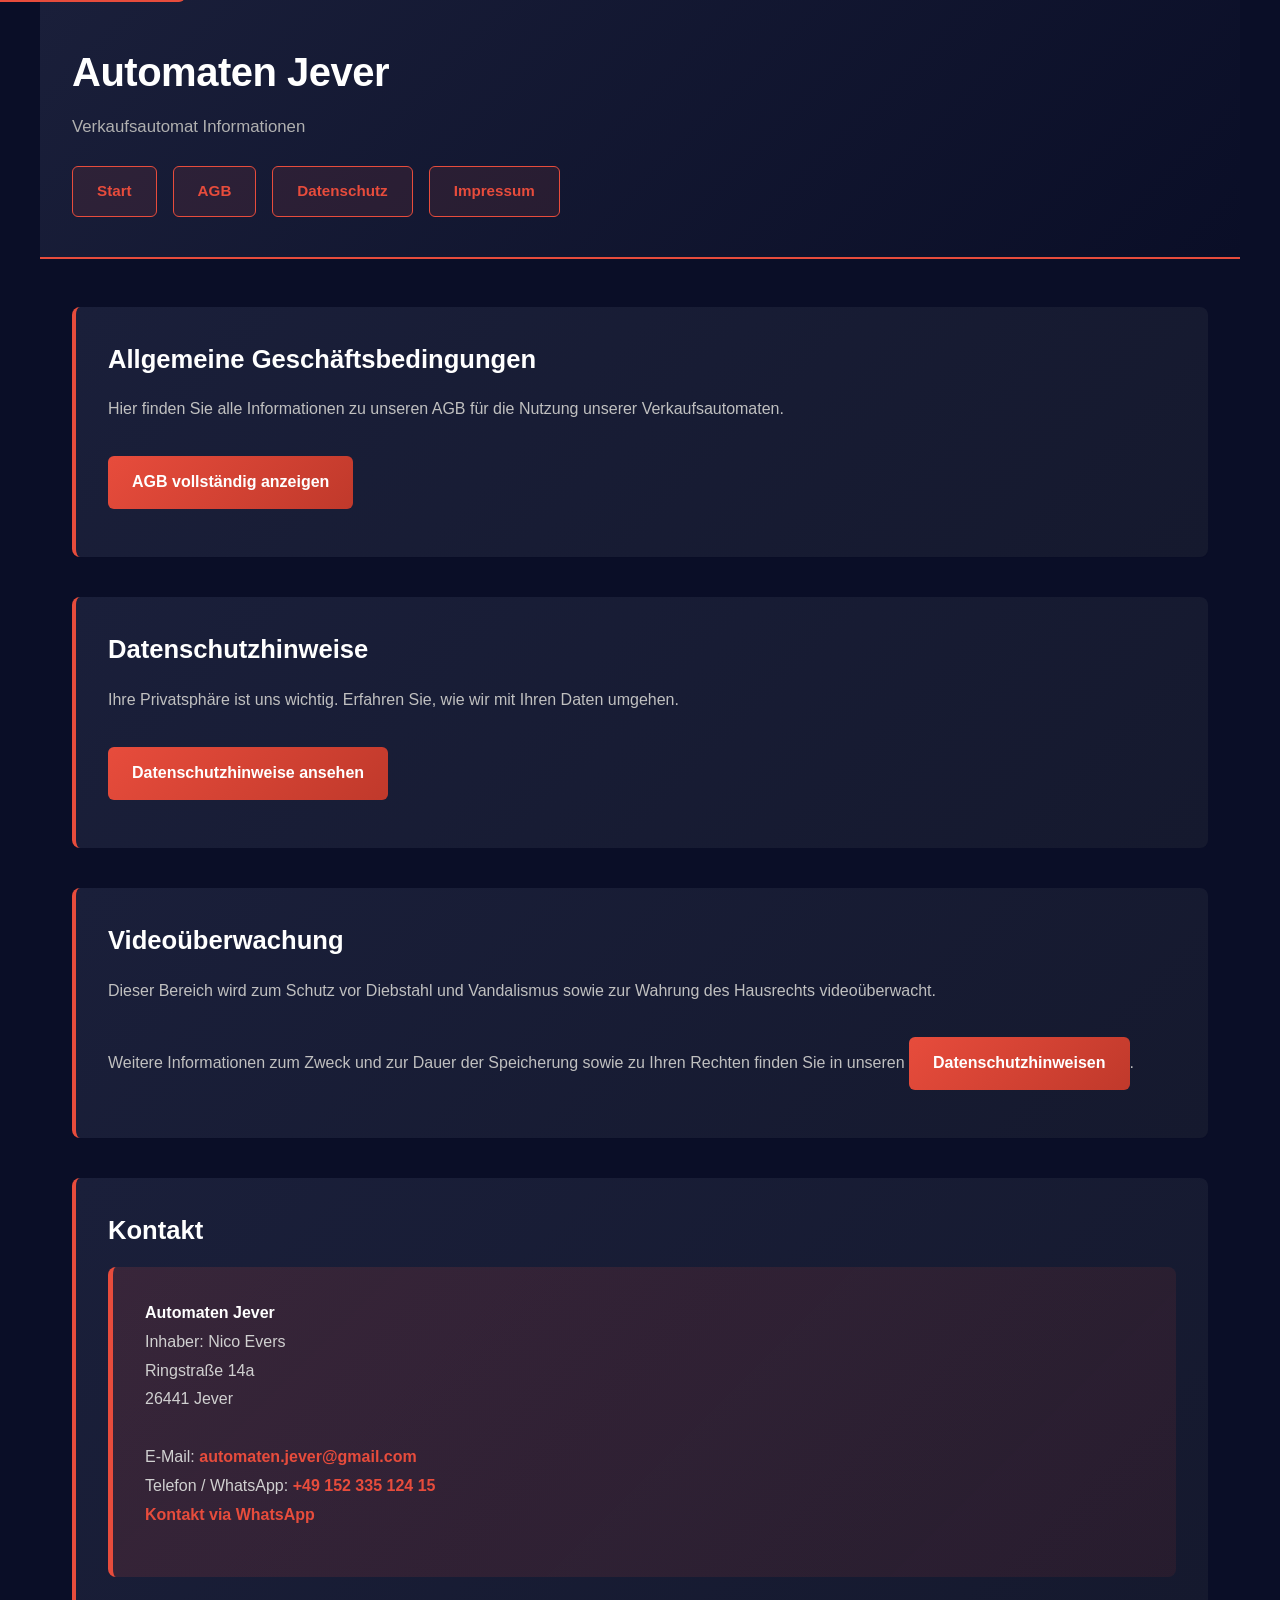
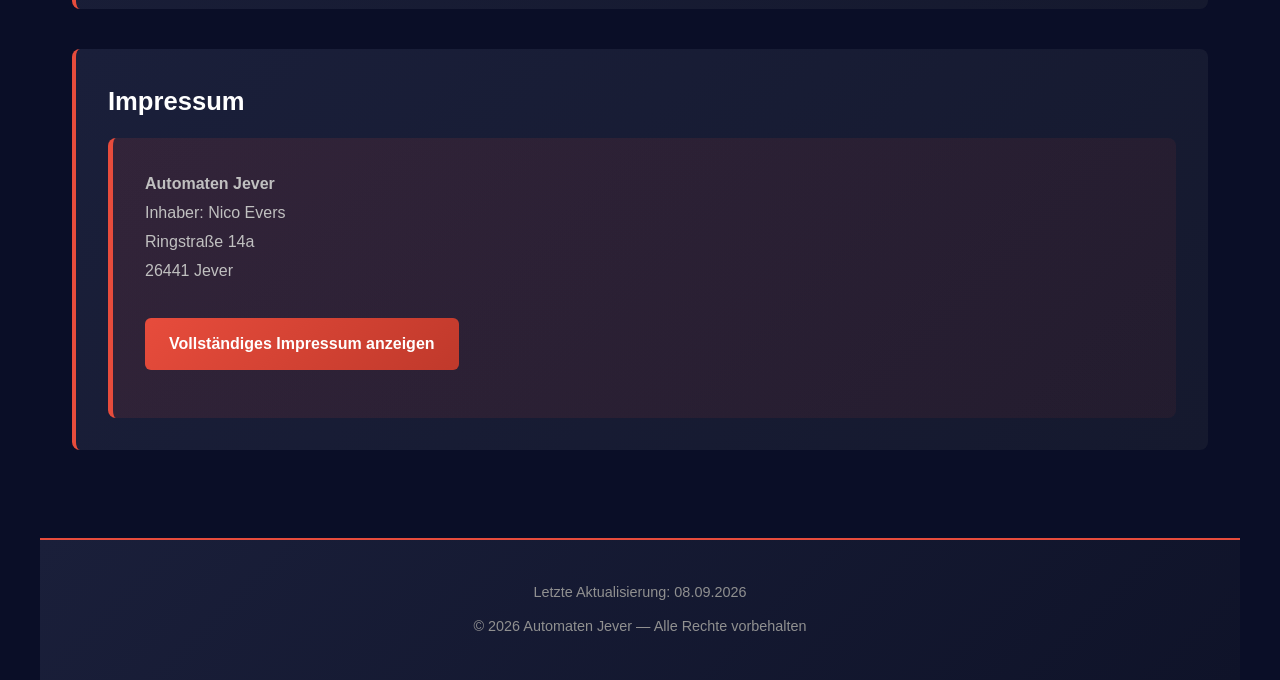
<file: index.html>
<!doctype html>
<html lang="de">
<head>
  <meta charset="utf-8" />
  <meta name="viewport" content="width=device-width,initial-scale=1" />
  <meta name="description" content="Informationen zu Verkaufsautomaten von Automaten Jever — AGB, Datenschutzhinweise, Videoüberwachung und Impressum." />
  <title>Automaten Jever — Verkaufsautomat Informationen</title>

  <!-- Preconnect to DNS for faster external requests -->
  <link rel="preconnect" href="https://fonts.googleapis.com">
  <link rel="dns-prefetch" href="https://wa.me">

  <!-- Favicon - SVG for better performance -->
  <link rel="icon" href="/favicon.svg" type="image/svg+xml">
  <link rel="apple-touch-icon" href="/favicon.svg">

  <!-- Compression hint for better performance -->
  <meta http-equiv="Content-Encoding" content="gzip">

  <!-- Open Graph / Twitter with optimized image -->
  <meta property="og:title" content="Automaten Jever — Verkaufsautomat Informationen" />
  <meta property="og:description" content="Hinweise zu AGB, Datenschutz, Videoüberwachung und Impressum von Automaten Jever." />
  <meta property="og:type" content="website" />
  <meta property="og:url" content="https://automatenjever.github.io/automat-info/" />
  <meta property="og:image" content="https://automatenjever.github.io/automat-info/og-image.png" />
  <meta property="og:image:width" content="1200" />
  <meta property="og:image:height" content="630" />

  <meta name="twitter:card" content="summary_large_image" />
  <meta name="twitter:title" content="Automaten Jever — Verkaufsautomat Informationen" />
  <meta name="twitter:description" content="Hinweise zu AGB, Datenschutz, Videoüberwachung und Impressum von Automaten Jever." />
  <meta name="twitter:image" content="https://automatenjever.github.io/automat-info/og-image.png" />

  <meta name="theme-color" content="#e74c3c" />

  <style>
    * {
      margin: 0;
      padding: 0;
      box-sizing: border-box;
    }

    body {
      font-family: -apple-system, BlinkMacSystemFont, 'Segoe UI', Roboto, 'Helvetica Neue', Arial, sans-serif;
      font-size: 16px;
      line-height: 1.6;
      color: #e0e0e0;
      background: #0a0e27;
      min-height: 100vh;
      padding: 0;
    }

    .container {
      max-width: 1200px;
      margin: 0 auto;
      min-height: 100vh;
      display: flex;
      flex-direction: column;
    }

    header {
      background: linear-gradient(135deg, #1a1f3a 0%, #0a0e27 100%);
      padding: 2.5rem 2rem;
      border-bottom: 2px solid #e74c3c;
      position: relative;
    }

    header h1 {
      font-size: 2.5rem;
      font-weight: 700;
      color: #ffffff;
      margin-bottom: 0.5rem;
      letter-spacing: -0.5px;
    }

    header .meta {
      font-size: 1.05rem;
      color: #b0b0b0;
      margin-bottom: 1.5rem;
    }

    nav {
      display: flex;
      gap: 1rem;
      flex-wrap: wrap;
    }

    nav a {
      padding: 0.75rem 1.5rem;
      background: rgba(231, 76, 60, 0.1);
      color: #e74c3c;
      border: 1px solid #e74c3c;
      border-radius: 6px;
      text-decoration: none;
      font-weight: 600;
      transition: all 0.3s ease;
      font-size: 0.95rem;
    }

    nav a:hover {
      background: #e74c3c;
      color: #ffffff;
      transform: translateY(-2px);
      box-shadow: 0 5px 15px rgba(231, 76, 60, 0.3);
    }

    main {
      flex: 1;
      padding: 3rem 2rem;
    }

    section {
      margin-bottom: 2.5rem;
      padding: 2rem;
      background: linear-gradient(135deg, #1a1f3a 0%, #15192e 100%);
      border-radius: 8px;
      border-left: 4px solid #e74c3c;
      transition: all 0.3s ease;
      backdrop-filter: blur(10px);
    }

    section:hover {
      box-shadow: 0 10px 30px rgba(231, 76, 60, 0.15);
      transform: translateX(4px);
    }

    h2 {
      font-size: 1.6rem;
      color: #ffffff;
      margin-bottom: 1rem;
      font-weight: 700;
    }

    p {
      margin-bottom: 1rem;
      color: #c0c0c0;
      line-height: 1.8;
    }

    a {
      color: #e74c3c;
      text-decoration: none;
      font-weight: 600;
      transition: all 0.3s ease;
    }

    a:hover {
      color: #ff6b6b;
      text-decoration: underline;
    }

    section p a {
      display: inline-block;
      padding: 0.75rem 1.5rem;
      background: linear-gradient(135deg, #e74c3c 0%, #c0392b 100%);
      color: #ffffff;
      border-radius: 6px;
      margin-top: 1rem;
      text-decoration: none;
      font-weight: 600;
      transition: all 0.3s ease;
    }

    section p a:hover {
      background: linear-gradient(135deg, #ff6b6b 0%, #e74c3c 100%);
      transform: translateY(-2px);
      box-shadow: 0 5px 15px rgba(231, 76, 60, 0.4);
      text-decoration: none;
    }

    .contact {
      background: linear-gradient(135deg, rgba(231, 76, 60, 0.15) 0%, rgba(192, 57, 43, 0.1) 100%);
      padding: 2rem;
      border-radius: 8px;
      border-left: 5px solid #e74c3c;
      margin-top: 1rem;
    }

    address {
      font-style: normal;
      line-height: 1.8;
      margin-bottom: 1rem;
      color: #d0d0d0;
    }

    address strong {
      color: #ffffff;
      font-weight: 700;
    }

    .impressum {
      background: linear-gradient(135deg, rgba(231, 76, 60, 0.12) 0%, rgba(192, 57, 43, 0.08) 100%);
      padding: 2rem;
      border-radius: 8px;
      border-left: 5px solid #e74c3c;
      margin-top: 1rem;
    }

    footer {
      background: linear-gradient(135deg, #1a1f3a 0%, #0f1329 100%);
      padding: 2rem;
      border-top: 2px solid #e74c3c;
      text-align: center;
      color: #909090;
      font-size: 0.9rem;
    }

    footer p {
      margin: 0.5rem 0;
      color: #909090;
    }

    .skip-link {
      position: absolute;
      top: -40px;
      left: 0;
      background: #e74c3c;
      color: white;
      padding: 0.5rem 1rem;
      z-index: 100;
      border-radius: 0 0 6px 0;
      font-weight: 600;
    }

    .skip-link:focus {
      top: 0;
    }

    .meta {
      font-size: 0.9rem;
      color: #808080;
    }

    @media (max-width: 768px) {
      header h1 {
        font-size: 1.8rem;
      }

      h2 {
        font-size: 1.3rem;
      }

      nav {
        flex-direction: column;
        gap: 0.75rem;
      }

      nav a {
        width: 100%;
        text-align: center;
      }

      main {
        padding: 1.5rem 1rem;
      }

      section {
        padding: 1.5rem;
        margin-bottom: 1.5rem;
      }
    }

    @keyframes slideUp {
      from {
        opacity: 0;
        transform: translateY(20px);
      }
      to {
        opacity: 1;
        transform: translateY(0);
      }
    }

    section {
      animation: slideUp 0.6s ease-out forwards;
    }

    section:nth-child(2) {
      animation-delay: 0.1s;
    }

    section:nth-child(3) {
      animation-delay: 0.2s;
    }

    section:nth-child(4) {
      animation-delay: 0.3s;
    }

    section:nth-child(5) {
      animation-delay: 0.4s;
    }
  </style>
</head>
<body>
  <a class="skip-link" href="#main">Zum Inhalt springen</a>

  <div class="container">
    <header role="banner">
      <h1>Automaten Jever</h1>
      <p class="meta">Verkaufsautomat Informationen</p>

      <nav aria-label="Hauptnavigation">
        <a href="index.html">Start</a>
        <a href="agb.html">AGB</a>
        <a href="datenschutz.html">Datenschutz</a>
        <a href="impressum.html">Impressum</a>
      </nav>
    </header>

    <main id="main" role="main" aria-label="Seiteninhalt">
      <section aria-labelledby="agbs">
        <h2 id="agbs">Allgemeine Geschäftsbedingungen</h2>
        <p>Hier finden Sie alle Informationen zu unseren AGB für die Nutzung unserer Verkaufsautomaten.</p>
        <p><a href="agb.html">AGB vollständig anzeigen</a></p>
      </section>

      <section aria-labelledby="datenschutz">
        <h2 id="datenschutz">Datenschutzhinweise</h2>
        <p>Ihre Privatsphäre ist uns wichtig. Erfahren Sie, wie wir mit Ihren Daten umgehen.</p>
        <p><a href="datenschutz.html">Datenschutzhinweise ansehen</a></p>
      </section>

      <section aria-labelledby="video">
        <h2 id="video">Videoüberwachung</h2>
        <p>
          Dieser Bereich wird zum Schutz vor Diebstahl und Vandalismus sowie zur Wahrung des Hausrechts videoüberwacht.
        </p>
        <p>
          Weitere Informationen zum Zweck und zur Dauer der Speicherung sowie zu Ihren Rechten finden Sie in unseren
          <a href="datenschutz.html">Datenschutzhinweisen</a>.
        </p>
      </section>

      <section aria-labelledby="verantwortlicher">
        <h2 id="verantwortlicher">Kontakt</h2>
        <div class="contact">
          <address>
            <strong>Automaten Jever</strong><br>
            Inhaber: Nico Evers<br>
            Ringstraße 14a<br>
            26441 Jever<br><br>
            E-Mail: <a href="mailto:automaten.jever@gmail.com">automaten.jever@gmail.com</a><br>
            Telefon / WhatsApp: <a href="tel:+4915233512415">+49 152 335 124 15</a><br>
            <a href="https://wa.me/4915233512415" rel="noopener" target="_blank">Kontakt via WhatsApp</a>
          </address>
        </div>
      </section>

      <section aria-labelledby="impressum">
        <h2 id="impressum">Impressum</h2>
        <div class="impressum">
          <p>
            <strong>Automaten Jever</strong><br>
            Inhaber: Nico Evers<br>
            Ringstraße 14a<br>
            26441 Jever
          </p>
          <p><a href="impressum.html">Vollständiges Impressum anzeigen</a></p>
        </div>
      </section>
    </main>

    <footer role="contentinfo">
      <p>Letzte Aktualisierung: 08.09.2026</p>
      <p>&copy; 2026 Automaten Jever — Alle Rechte vorbehalten</p>
    </footer>
  </div>
</body>
</html>
</file>
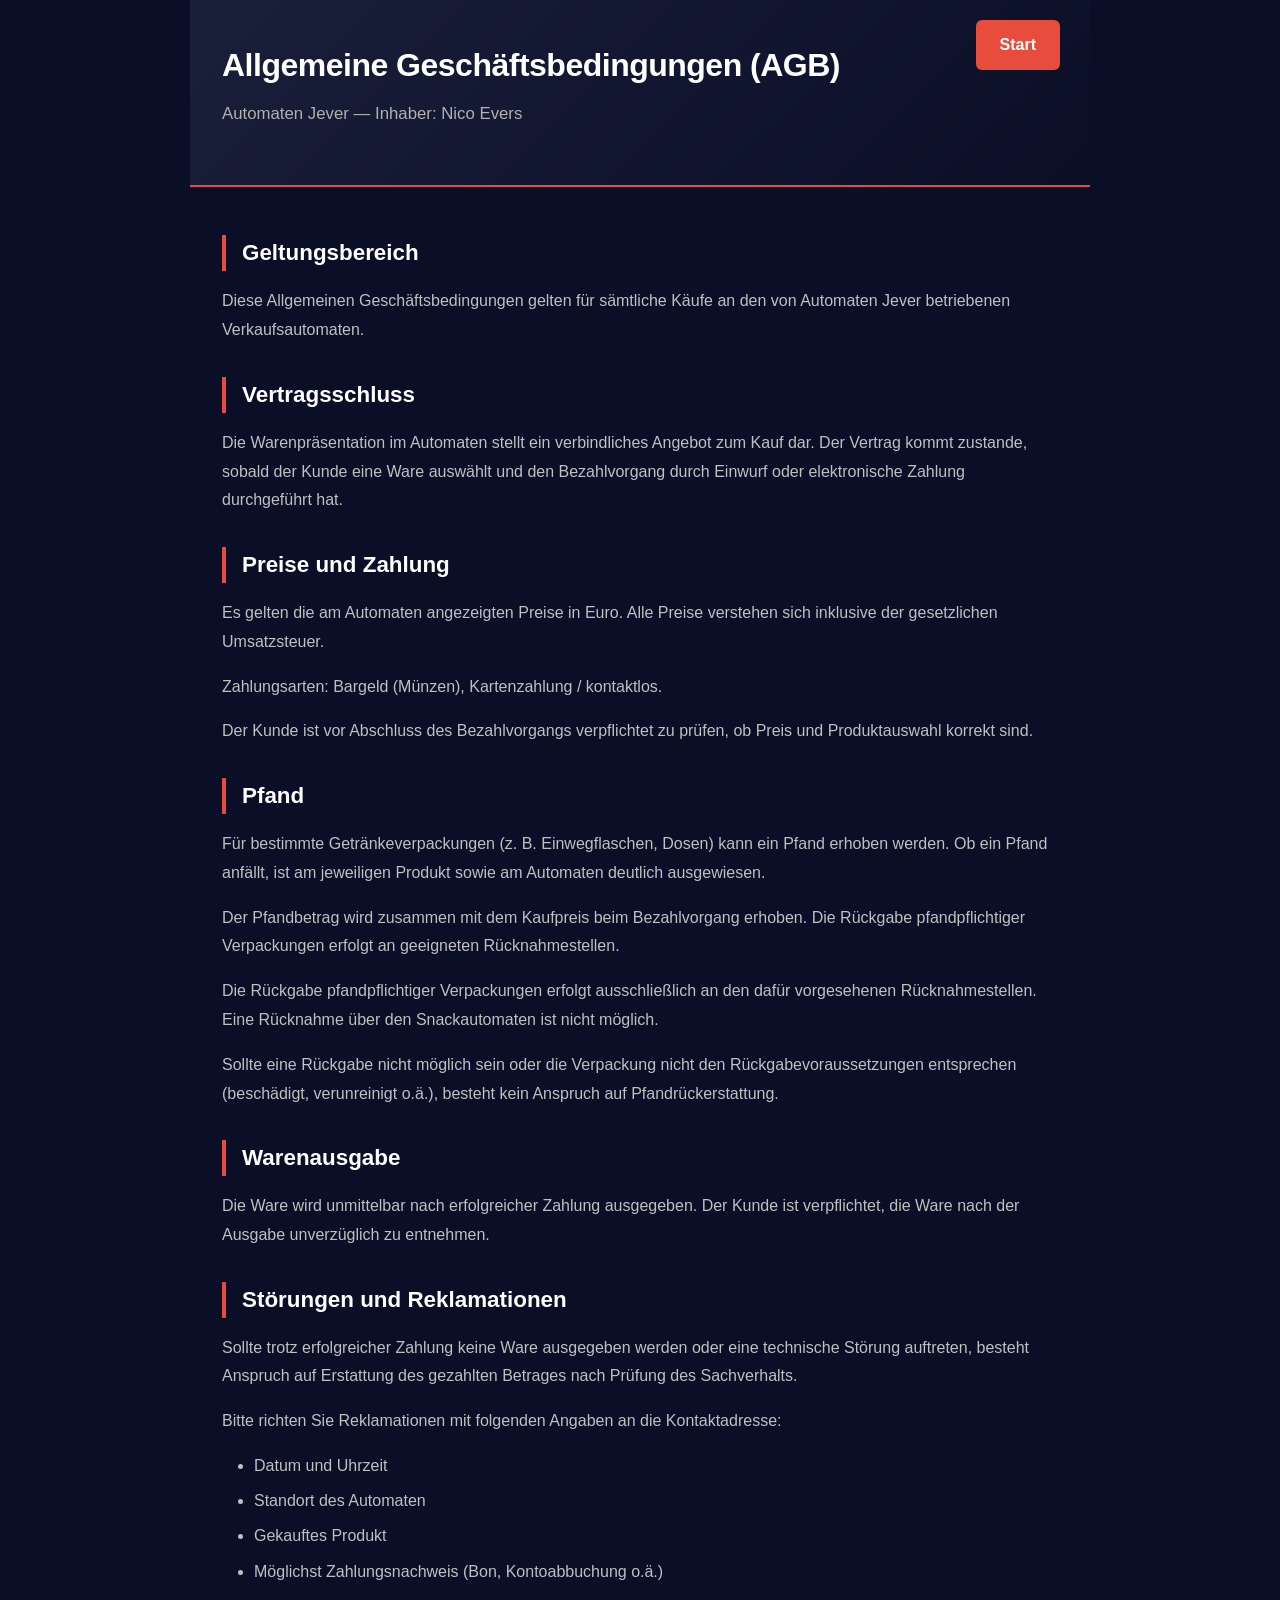
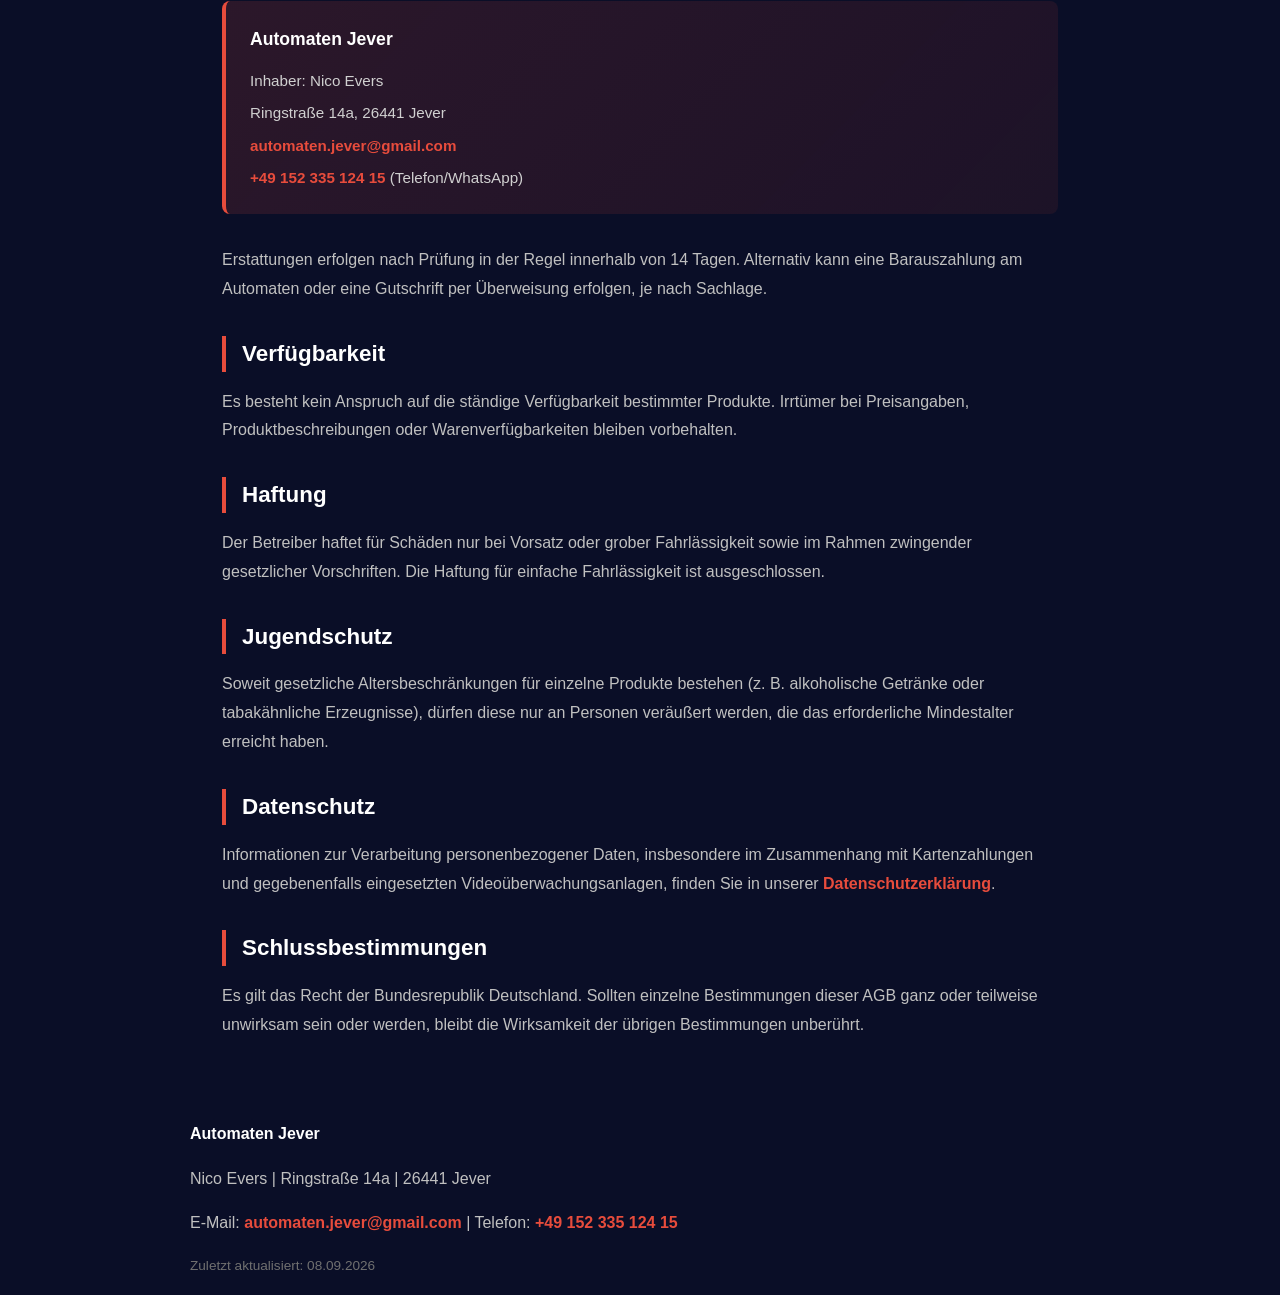
<file: agb.html>
<!doctype html>
<html lang="de">
<head>
  <meta charset="utf-8">
  <meta name="viewport" content="width=device-width,initial-scale=1">
  <title>Allgemeine Geschäftsbedingungen (AGB) — Automaten Jever</title>
  <meta name="description" content="AGB für die Snackautomaten der Automaten Jever (Inhaber: Nico Evers).">
  <style>
    * {
      margin: 0;
      padding: 0;
      box-sizing: border-box;
    }

    body {
      font-family: -apple-system, BlinkMacSystemFont, 'Segoe UI', Roboto, 'Helvetica Neue', Arial, sans-serif;
      font-size: 16px;
      line-height: 1.6;
      color: #e0e0e0;
      background: #0a0e27;
      min-height: 100vh;
      padding: 0;
    }

    .container {
      max-width: 900px;
      margin: 0 auto;
      min-height: 100vh;
      display: flex;
      flex-direction: column;
    }

    header {
      position: relative;
      background: linear-gradient(135deg, #1a1f3a 0%, #0a0e27 100%);
      padding: 2.5rem 2rem;
      border-bottom: 2px solid #e74c3c;
    }

    .start-button {
      position: absolute;
      right: 30px;
      top: 20px;
      background: #e74c3c;
      color: #ffffff;
      padding: 0.75rem 1.5rem;
      border-radius: 6px;
      text-decoration: none;
      font-weight: 700;
      transition: all 0.3s ease;
      border: none;
      cursor: pointer;
    }

    .start-button:hover {
      background: #ff6b6b;
      transform: translateY(-2px);
      box-shadow: 0 5px 15px rgba(231, 76, 60, 0.4);
    }

    header h1 {
      font-size: 2rem;
      color: #ffffff;
      margin-bottom: 0.5rem;
      font-weight: 700;
      letter-spacing: -0.5px;
    }

    header p {
      font-size: 1.05rem;
      color: #b0b0b0;
    }

    .content {
      flex: 1;
      padding: 3rem 2rem;
    }

    section {
      margin-bottom: 2rem;
    }

    h2 {
      font-size: 1.4rem;
      color: #ffffff;
      margin-bottom: 1rem;
      border-left: 4px solid #e74c3c;
      padding-left: 1rem;
      font-weight: 700;
    }

    h3 {
      font-size: 1.1rem;
      color: #d0d0d0;
      margin-top: 1.5rem;
      margin-bottom: 0.8rem;
      font-weight: 600;
    }

    p {
      margin-bottom: 1rem;
      color: #c0c0c0;
      line-height: 1.8;
    }

    ul, ol {
      margin: 1rem 0 1rem 2rem;
      color: #c0c0c0;
    }

    li {
      margin-bottom: 0.5rem;
      line-height: 1.7;
    }

    strong {
      color: #ffffff;
      font-weight: 700;
    }

    a {
      color: #e74c3c;
      text-decoration: none;
      font-weight: 600;
      transition: all 0.3s ease;
    }

    a:hover {
      color: #ff6b6b;
      text-decoration: underline;
    }

    .contact-card {
      background: linear-gradient(135deg, rgba(231, 76, 60, 0.15) 0%, rgba(192, 57, 43, 0.1) 100%);
      color: #d0d0d0;
      padding: 1.5rem;
      border-radius: 8px;
      margin: 1rem 0 2rem 0;
      border-left: 4px solid #e74c3c;
    }

    .contact-card strong {
      display: block;
      font-size: 1.1rem;
      margin-bottom: 1rem;
      color: #ffffff;
    }

    .contact-info {
      display: flex;
      flex-direction: column;
      gap: 0.5rem;
      font-size: 0.95rem;
    }

    .contact-info a {
      color: #e74c3c;
    }

    .footer {
      background: linear-gradient(135deg, #1a1f3a 0%, #0f1329 100%);
      padding: 2rem;
      border-top: 2px solid #e74c3c;
      text-align: center;
      color: #909090;
      font-size: 0.9rem;
    }

    .footer p {
      margin: 0.5rem 0;
      color: #909090;
    }

    .footer a {
      color: #e74c3c;
    }

    @media (max-width: 768px) {
      header h1 {
        font-size: 1.6rem;
      }

      h2 {
        font-size: 1.2rem;
      }

      .start-button {
        right: 20px;
        top: 15px;
        padding: 0.6rem 1.2rem;
        font-size: 0.9rem;
      }

      .content {
        padding: 1.5rem 1rem;
      }
    }
  </style>
</head>
<body>
  <div class="container">
    <header>
      <a class="start-button" href="index.html" aria-label="Startseite">Start</a>
      <h1>Allgemeine Geschäftsbedingungen (AGB)</h1>
      <p>Automaten Jever — Inhaber: Nico Evers</p>
    </header>

    <div class="content">
      <section>
        <h2>Geltungsbereich</h2>
        <p>Diese Allgemeinen Geschäftsbedingungen gelten für sämtliche Käufe an den von Automaten Jever betriebenen Verkaufsautomaten.</p>
      </section>

      <section>
        <h2>Vertragsschluss</h2>
        <p>Die Warenpräsentation im Automaten stellt ein verbindliches Angebot zum Kauf dar. Der Vertrag kommt zustande, sobald der Kunde eine Ware auswählt und den Bezahlvorgang durch Einwurf oder elektronische Zahlung durchgeführt hat.</p>
      </section>

      <section>
        <h2>Preise und Zahlung</h2>
        <p>Es gelten die am Automaten angezeigten Preise in Euro. Alle Preise verstehen sich inklusive der gesetzlichen Umsatzsteuer.</p>
        <p>Zahlungsarten: Bargeld (Münzen), Kartenzahlung / kontaktlos.</p>
        <p>Der Kunde ist vor Abschluss des Bezahlvorgangs verpflichtet zu prüfen, ob Preis und Produktauswahl korrekt sind.</p>
      </section>

      <section>
        <h2>Pfand</h2>
        <p>Für bestimmte Getränkeverpackungen (z. B. Einwegflaschen, Dosen) kann ein Pfand erhoben werden. Ob ein Pfand anfällt, ist am jeweiligen Produkt sowie am Automaten deutlich ausgewiesen.</p>
        <p>Der Pfandbetrag wird zusammen mit dem Kaufpreis beim Bezahlvorgang erhoben. Die Rückgabe pfandpflichtiger Verpackungen erfolgt an geeigneten Rücknahmestellen.</p>
        <p>Die Rückgabe pfandpflichtiger Verpackungen erfolgt ausschließlich an den dafür vorgesehenen Rücknahmestellen. Eine Rücknahme über den Snackautomaten ist nicht möglich.</p>
        <p>Sollte eine Rückgabe nicht möglich sein oder die Verpackung nicht den Rückgabevoraussetzungen entsprechen (beschädigt, verunreinigt o.ä.), besteht kein Anspruch auf Pfandrückerstattung.</p>
      </section>

      <section>
        <h2>Warenausgabe</h2>
        <p>Die Ware wird unmittelbar nach erfolgreicher Zahlung ausgegeben. Der Kunde ist verpflichtet, die Ware nach der Ausgabe unverzüglich zu entnehmen.</p>
      </section>

      <section>
        <h2>Störungen und Reklamationen</h2>
        <p>Sollte trotz erfolgreicher Zahlung keine Ware ausgegeben werden oder eine technische Störung auftreten, besteht Anspruch auf Erstattung des gezahlten Betrages nach Prüfung des Sachverhalts.</p>
        <p>Bitte richten Sie Reklamationen mit folgenden Angaben an die Kontaktadresse:</p>
        <ul>
          <li>Datum und Uhrzeit</li>
          <li>Standort des Automaten</li>
          <li>Gekauftes Produkt</li>
          <li>Möglichst Zahlungsnachweis (Bon, Kontoabbuchung o.ä.)</li>
        </ul>

        <div class="contact-card">
          <strong>Automaten Jever</strong>
          <div class="contact-info">
            <span>Inhaber: Nico Evers</span>
            <span>Ringstraße 14a, 26441 Jever</span>
            <span><a href="mailto:automaten.jever@gmail.com">automaten.jever@gmail.com</a></span>
            <span><a href="tel:+4915233512415">+49 152 335 124 15</a> (Telefon/WhatsApp)</span>
          </div>
        </div>

        <p>Erstattungen erfolgen nach Prüfung in der Regel innerhalb von 14 Tagen. Alternativ kann eine Barauszahlung am Automaten oder eine Gutschrift per Überweisung erfolgen, je nach Sachlage.</p>
      </section>

      <section>
        <h2>Verfügbarkeit</h2>
        <p>Es besteht kein Anspruch auf die ständige Verfügbarkeit bestimmter Produkte. Irrtümer bei Preisangaben, Produktbeschreibungen oder Warenverfügbarkeiten bleiben vorbehalten.</p>
      </section>

      <section>
        <h2>Haftung</h2>
        <p>Der Betreiber haftet für Schäden nur bei Vorsatz oder grober Fahrlässigkeit sowie im Rahmen zwingender gesetzlicher Vorschriften. Die Haftung für einfache Fahrlässigkeit ist ausgeschlossen.</p>
      </section>

      <section>
        <h2>Jugendschutz</h2>
        <p>Soweit gesetzliche Altersbeschränkungen für einzelne Produkte bestehen (z. B. alkoholische Getränke oder tabakähnliche Erzeugnisse), dürfen diese nur an Personen veräußert werden, die das erforderliche Mindestalter erreicht haben.</p>
      </section>

      <section>
        <h2>Datenschutz</h2>
        <p>Informationen zur Verarbeitung personenbezogener Daten, insbesondere im Zusammenhang mit Kartenzahlungen und gegebenenfalls eingesetzten Videoüberwachungsanlagen, finden Sie in unserer <a href="datenschutz.html">Datenschutzerklärung</a>.</p>
      </section>

      <section>
        <h2>Schlussbestimmungen</h2>
        <p>Es gilt das Recht der Bundesrepublik Deutschland. Sollten einzelne Bestimmungen dieser AGB ganz oder teilweise unwirksam sein oder werden, bleibt die Wirksamkeit der übrigen Bestimmungen unberührt.</p>
      </section>
    </div>

    <footer>
      <p><strong>Automaten Jever</strong></p>
      <p>Nico Evers | Ringstraße 14a | 26441 Jever</p>
      <p>E-Mail: <a href="mailto:automaten.jever@gmail.com">automaten.jever@gmail.com</a> | Telefon: <a href="tel:+4915233512415">+49 152 335 124 15</a></p>
      <p style="margin-top: 1rem; font-size: 0.85em; color: #707070;">Zuletzt aktualisiert: 08.09.2026</p>
    </footer>
  </div>
</body>
</html>
</file>
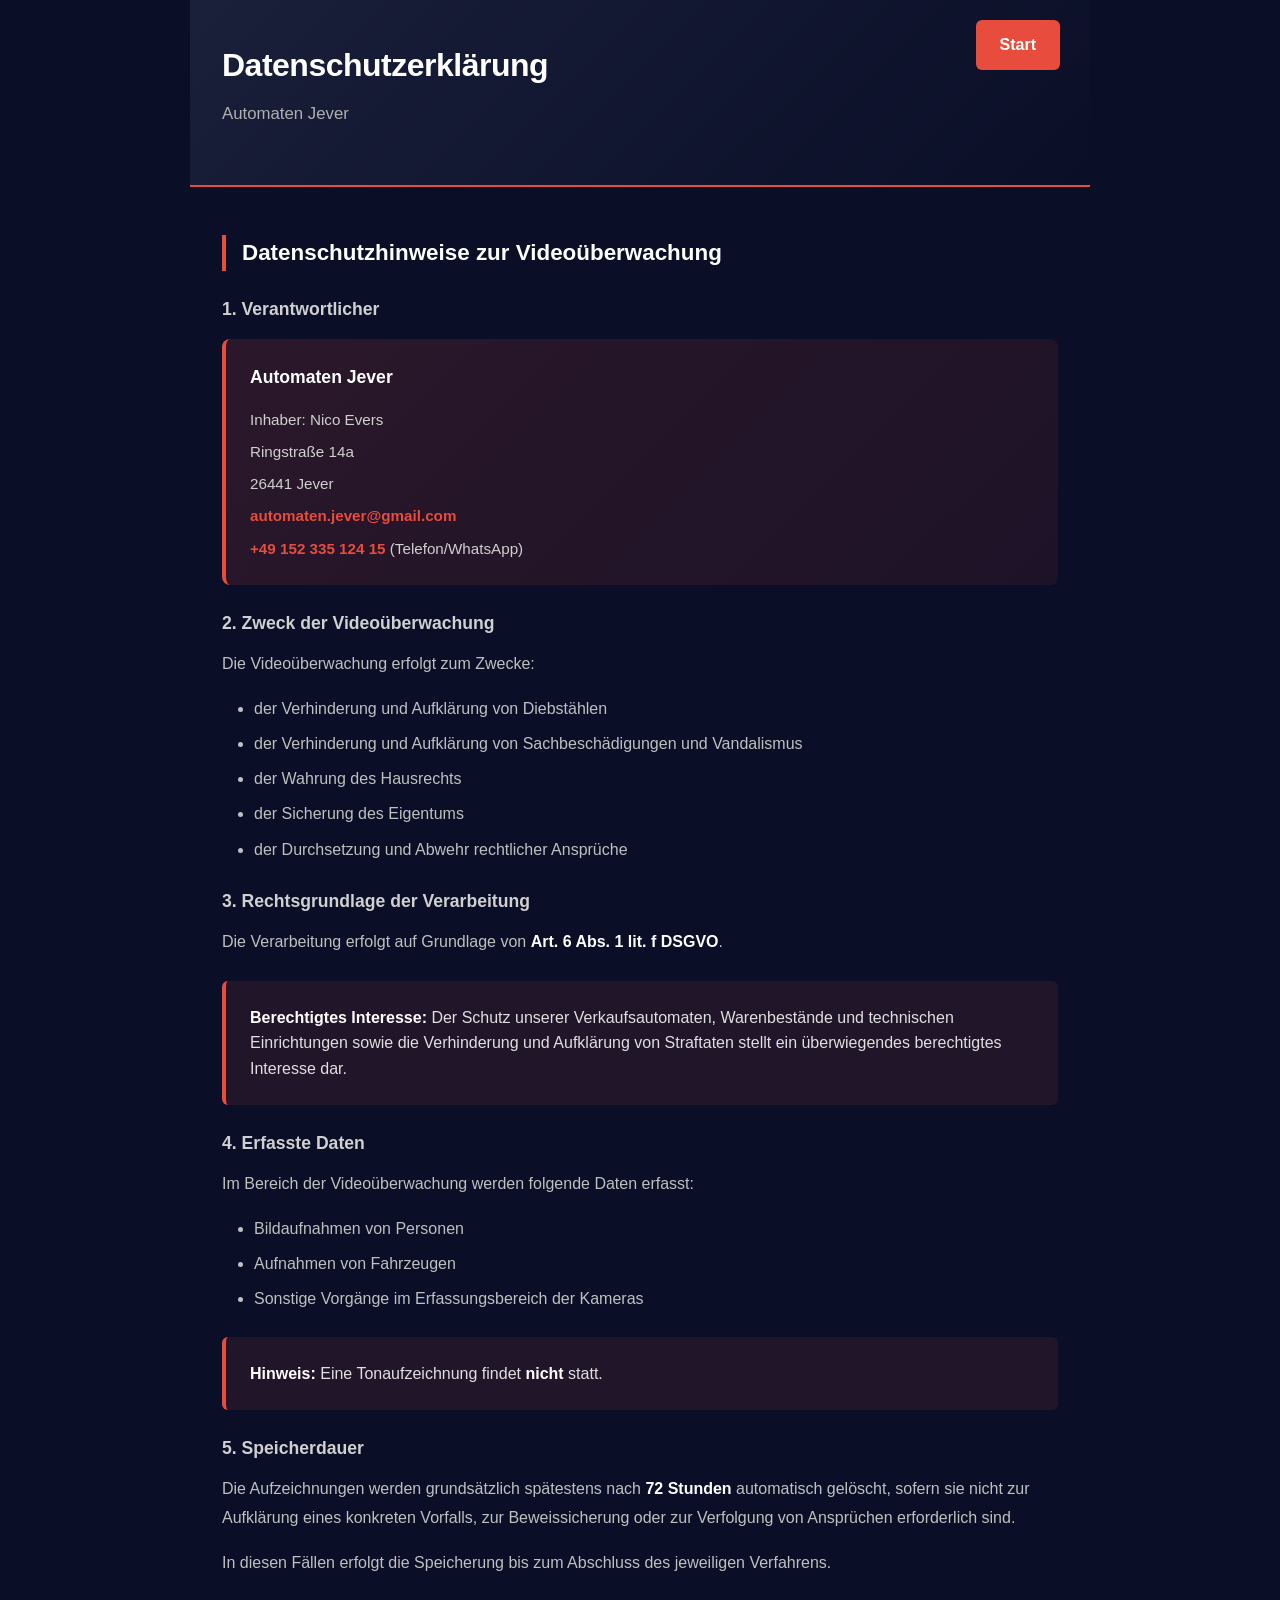
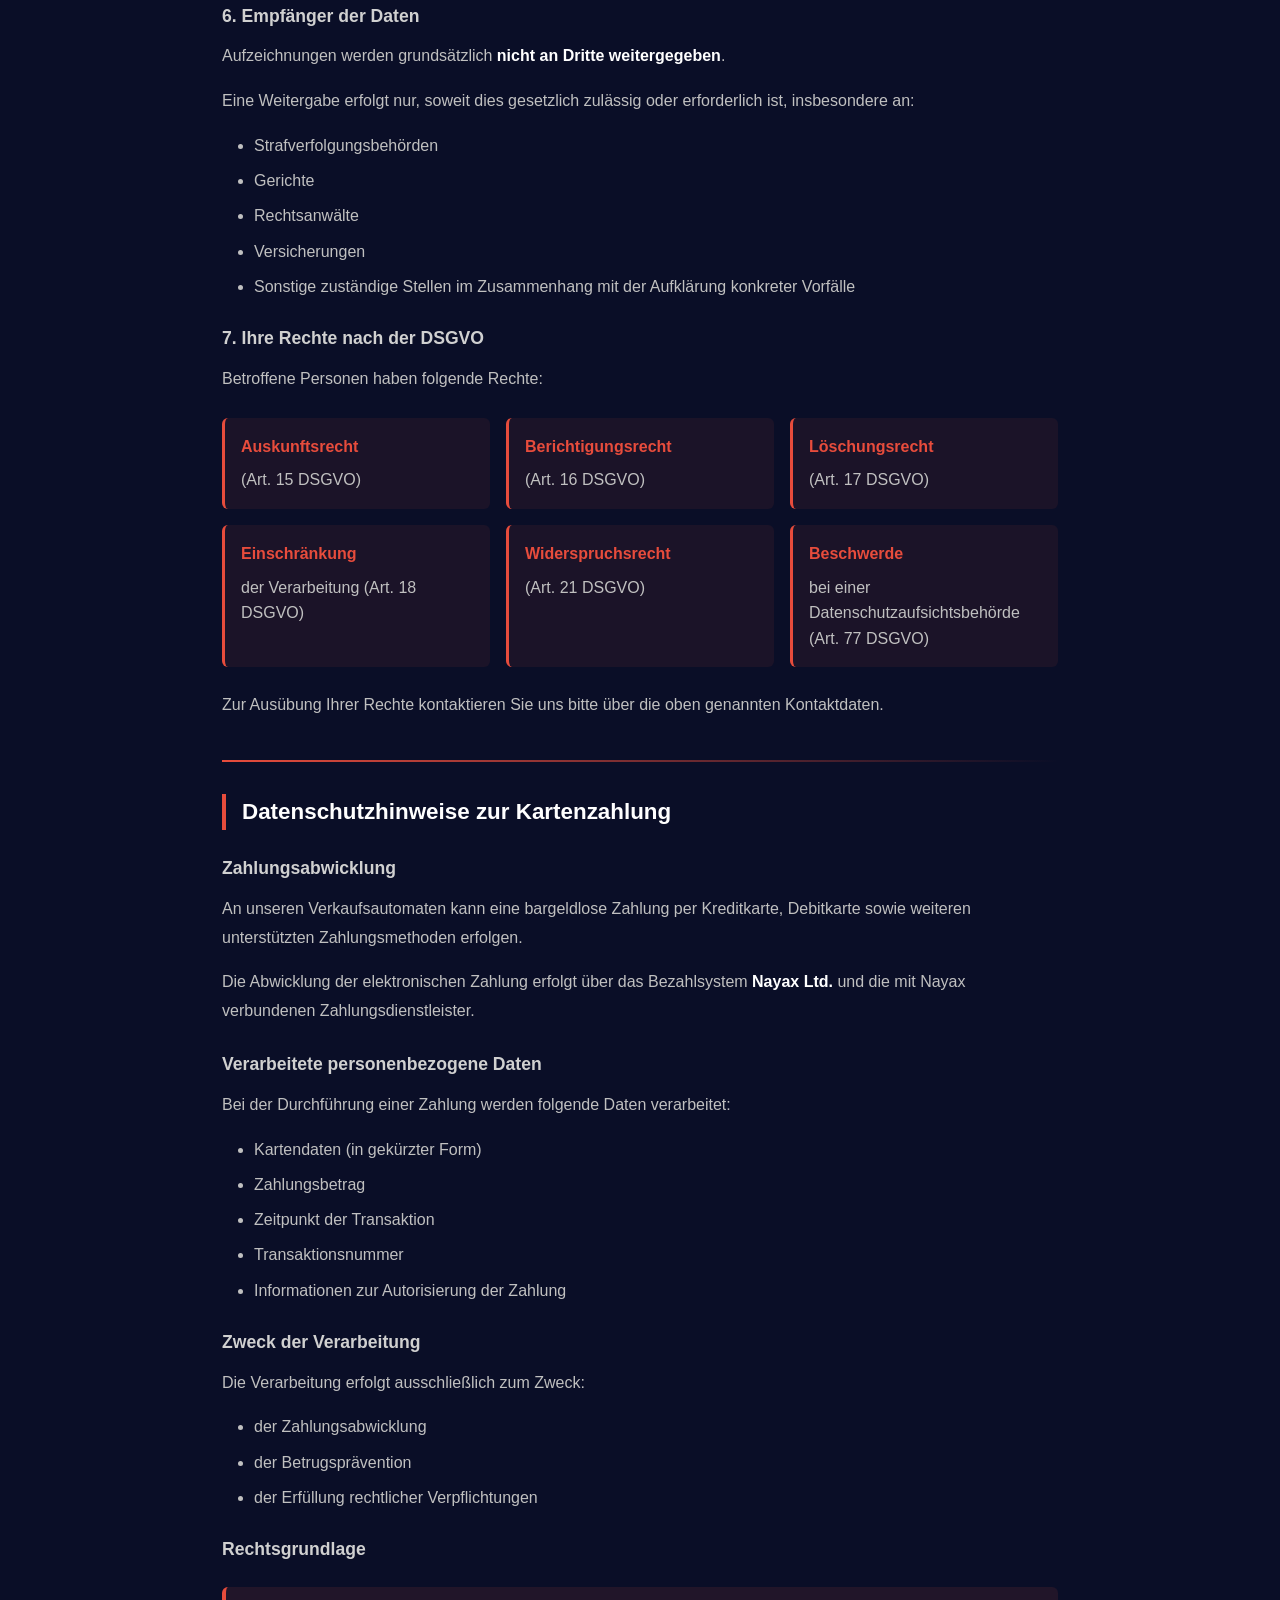
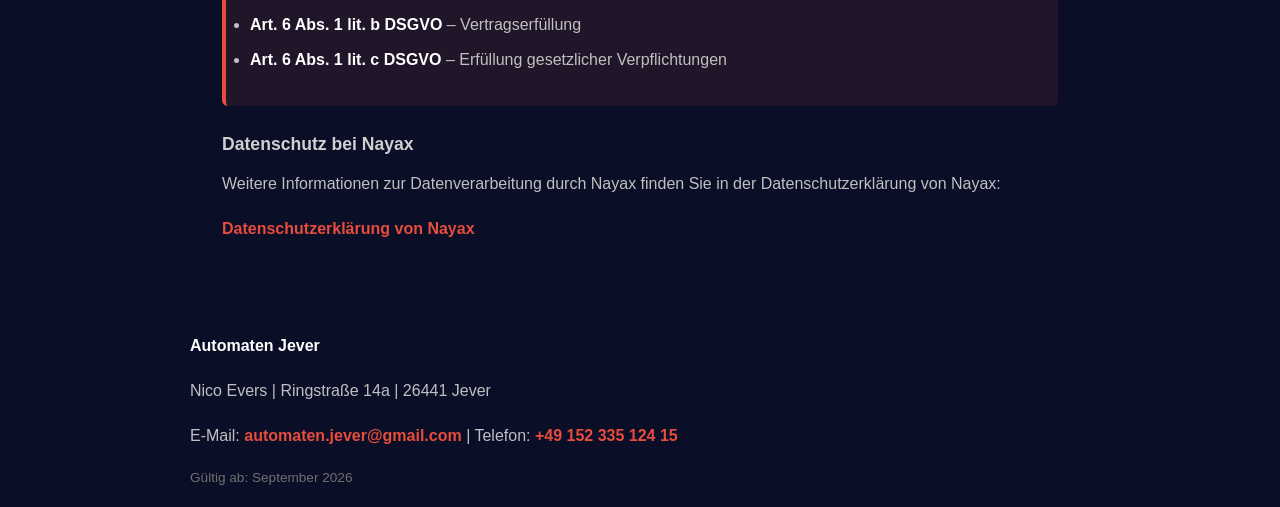
<file: datenschutz.html>
<!DOCTYPE html>
<html lang="de">
<head>
    <meta charset="UTF-8">
    <meta name="viewport" content="width=device-width, initial-scale=1.0">
    <meta name="description" content="Datenschutzerklärung für Videoüberwachung und Zahlungsabwicklung">
    <title>Datenschutzerklärung - Automaten Jever</title>
    <style>
        * {
            margin: 0;
            padding: 0;
            box-sizing: border-box;
        }

        body {
            font-family: -apple-system, BlinkMacSystemFont, 'Segoe UI', Roboto, 'Helvetica Neue', Arial, sans-serif;
            font-size: 16px;
            line-height: 1.6;
            color: #e0e0e0;
            background: #0a0e27;
            min-height: 100vh;
            padding: 0;
        }

        .container {
            max-width: 900px;
            margin: 0 auto;
            min-height: 100vh;
            display: flex;
            flex-direction: column;
        }

        header {
            position: relative;
            background: linear-gradient(135deg, #1a1f3a 0%, #0a0e27 100%);
            padding: 2.5rem 2rem;
            border-bottom: 2px solid #e74c3c;
        }

        .start-button {
            position: absolute;
            right: 30px;
            top: 20px;
            background: #e74c3c;
            color: #ffffff;
            padding: 0.75rem 1.5rem;
            border-radius: 6px;
            text-decoration: none;
            font-weight: 700;
            transition: all 0.3s ease;
            border: none;
            cursor: pointer;
        }

        .start-button:hover {
            background: #ff6b6b;
            transform: translateY(-2px);
            box-shadow: 0 5px 15px rgba(231, 76, 60, 0.4);
        }

        header h1 {
            font-size: 2rem;
            color: #ffffff;
            margin-bottom: 0.5rem;
            font-weight: 700;
            letter-spacing: -0.5px;
        }

        header p {
            font-size: 1.05rem;
            color: #b0b0b0;
        }

        .content {
            flex: 1;
            padding: 3rem 2rem;
        }

        section {
            margin-bottom: 2.5rem;
        }

        h2 {
            font-size: 1.4rem;
            color: #ffffff;
            margin-bottom: 1rem;
            border-left: 4px solid #e74c3c;
            padding-left: 1rem;
            font-weight: 700;
        }

        h3 {
            font-size: 1.1rem;
            color: #d0d0d0;
            margin-top: 1.5rem;
            margin-bottom: 0.8rem;
            font-weight: 600;
        }

        p {
            margin-bottom: 1rem;
            color: #c0c0c0;
            line-height: 1.8;
        }

        ul, ol {
            margin: 1rem 0 1rem 2rem;
            color: #c0c0c0;
        }

        li {
            margin-bottom: 0.5rem;
            line-height: 1.7;
        }

        strong {
            color: #ffffff;
            font-weight: 700;
        }

        a {
            color: #e74c3c;
            text-decoration: none;
            font-weight: 600;
            transition: all 0.3s ease;
        }

        a:hover {
            color: #ff6b6b;
            text-decoration: underline;
        }

        .highlight-box {
            background: rgba(231, 76, 60, 0.1);
            border-left: 4px solid #e74c3c;
            padding: 1.5rem;
            margin: 1.5rem 0;
            border-radius: 6px;
        }

        .contact-card {
            background: linear-gradient(135deg, rgba(231, 76, 60, 0.15) 0%, rgba(192, 57, 43, 0.1) 100%);
            color: #d0d0d0;
            padding: 1.5rem;
            border-radius: 8px;
            margin: 1rem 0;
            border-left: 4px solid #e74c3c;
        }

        .contact-card strong {
            display: block;
            font-size: 1.1rem;
            margin-bottom: 1rem;
            color: #ffffff;
        }

        .contact-info {
            display: flex;
            flex-direction: column;
            gap: 0.5rem;
            font-size: 0.95rem;
        }

        .contact-info a {
            color: #e74c3c;
        }

        .rights-list {
            display: grid;
            grid-template-columns: repeat(auto-fit, minmax(250px, 1fr));
            gap: 1rem;
            margin: 1.5rem 0;
        }

        .rights-item {
            background: rgba(231, 76, 60, 0.08);
            padding: 1rem;
            border-radius: 6px;
            border-left: 3px solid #e74c3c;
            color: #c0c0c0;
        }

        .rights-item strong {
            color: #e74c3c;
            display: block;
            margin-bottom: 0.5rem;
        }

        .divider {
            height: 2px;
            background: linear-gradient(90deg, #e74c3c, transparent);
            margin: 2rem 0;
        }

        .footer {
            background: linear-gradient(135deg, #1a1f3a 0%, #0f1329 100%);
            padding: 2rem;
            border-top: 2px solid #e74c3c;
            text-align: center;
            color: #909090;
            font-size: 0.9rem;
        }

        .footer p {
            margin: 0.5rem 0;
            color: #909090;
        }

        .footer a {
            color: #e74c3c;
        }

        @media (max-width: 768px) {
            header h1 {
                font-size: 1.6rem;
            }

            h2 {
                font-size: 1.2rem;
            }

            .start-button {
                right: 20px;
                top: 15px;
                padding: 0.6rem 1.2rem;
                font-size: 0.9rem;
            }

            .content {
                padding: 1.5rem 1rem;
            }

            .rights-list {
                grid-template-columns: 1fr;
            }
        }
    </style>
</head>
<body>
    <div class="container">
        <header>
            <a class="start-button" href="index.html" aria-label="Startseite">Start</a>
            <h1>Datenschutzerklärung</h1>
            <p>Automaten Jever</p>
        </header>

        <div class="content">
            <section>
                <h2>Datenschutzhinweise zur Videoüberwachung</h2>

                <h3>1. Verantwortlicher</h3>
                <div class="contact-card">
                    <strong>Automaten Jever</strong>
                    <div class="contact-info">
                        <span>Inhaber: Nico Evers</span>
                        <span>Ringstraße 14a</span>
                        <span>26441 Jever</span>
                        <span><a href="mailto:automaten.jever@gmail.com">automaten.jever@gmail.com</a></span>
                        <span><a href="tel:+4915233512415">+49 152 335 124 15</a> (Telefon/WhatsApp)</span>
                    </div>
                </div>

                <h3>2. Zweck der Videoüberwachung</h3>
                <p>Die Videoüberwachung erfolgt zum Zwecke:</p>
                <ul>
                    <li>der Verhinderung und Aufklärung von Diebstählen</li>
                    <li>der Verhinderung und Aufklärung von Sachbeschädigungen und Vandalismus</li>
                    <li>der Wahrung des Hausrechts</li>
                    <li>der Sicherung des Eigentums</li>
                    <li>der Durchsetzung und Abwehr rechtlicher Ansprüche</li>
                </ul>

                <h3>3. Rechtsgrundlage der Verarbeitung</h3>
                <p>Die Verarbeitung erfolgt auf Grundlage von <strong>Art. 6 Abs. 1 lit. f DSGVO</strong>.</p>
                <div class="highlight-box">
                    <strong>Berechtigtes Interesse:</strong> Der Schutz unserer Verkaufsautomaten, Warenbestände und technischen Einrichtungen sowie die Verhinderung und Aufklärung von Straftaten stellt ein überwiegendes berechtigtes Interesse dar.
                </div>

                <h3>4. Erfasste Daten</h3>
                <p>Im Bereich der Videoüberwachung werden folgende Daten erfasst:</p>
                <ul>
                    <li>Bildaufnahmen von Personen</li>
                    <li>Aufnahmen von Fahrzeugen</li>
                    <li>Sonstige Vorgänge im Erfassungsbereich der Kameras</li>
                </ul>
                <div class="highlight-box">
                    <strong>Hinweis:</strong> Eine Tonaufzeichnung findet <strong>nicht</strong> statt.
                </div>

                <h3>5. Speicherdauer</h3>
                <p>Die Aufzeichnungen werden grundsätzlich spätestens nach <strong>72 Stunden</strong> automatisch gelöscht, sofern sie nicht zur Aufklärung eines konkreten Vorfalls, zur Beweissicherung oder zur Verfolgung von Ansprüchen erforderlich sind.</p>
                <p>In diesen Fällen erfolgt die Speicherung bis zum Abschluss des jeweiligen Verfahrens.</p>

                <h3>6. Empfänger der Daten</h3>
                <p>Aufzeichnungen werden grundsätzlich <strong>nicht an Dritte weitergegeben</strong>.</p>
                <p>Eine Weitergabe erfolgt nur, soweit dies gesetzlich zulässig oder erforderlich ist, insbesondere an:</p>
                <ul>
                    <li>Strafverfolgungsbehörden</li>
                    <li>Gerichte</li>
                    <li>Rechtsanwälte</li>
                    <li>Versicherungen</li>
                    <li>Sonstige zuständige Stellen im Zusammenhang mit der Aufklärung konkreter Vorfälle</li>
                </ul>

                <h3>7. Ihre Rechte nach der DSGVO</h3>
                <p>Betroffene Personen haben folgende Rechte:</p>
                <div class="rights-list">
                    <div class="rights-item">
                        <strong>Auskunftsrecht</strong> (Art. 15 DSGVO)
                    </div>
                    <div class="rights-item">
                        <strong>Berichtigungsrecht</strong> (Art. 16 DSGVO)
                    </div>
                    <div class="rights-item">
                        <strong>Löschungsrecht</strong> (Art. 17 DSGVO)
                    </div>
                    <div class="rights-item">
                        <strong>Einschränkung</strong> der Verarbeitung (Art. 18 DSGVO)
                    </div>
                    <div class="rights-item">
                        <strong>Widerspruchsrecht</strong> (Art. 21 DSGVO)
                    </div>
                    <div class="rights-item">
                        <strong>Beschwerde</strong> bei einer Datenschutzaufsichtsbehörde (Art. 77 DSGVO)
                    </div>
                </div>
                <p>Zur Ausübung Ihrer Rechte kontaktieren Sie uns bitte über die oben genannten Kontaktdaten.</p>
            </section>

            <div class="divider"></div>

            <section>
                <h2>Datenschutzhinweise zur Kartenzahlung</h2>

                <h3>Zahlungsabwicklung</h3>
                <p>An unseren Verkaufsautomaten kann eine bargeldlose Zahlung per Kreditkarte, Debitkarte sowie weiteren unterstützten Zahlungsmethoden erfolgen.</p>
                <p>Die Abwicklung der elektronischen Zahlung erfolgt über das Bezahlsystem <strong>Nayax Ltd.</strong> und die mit Nayax verbundenen Zahlungsdienstleister.</p>

                <h3>Verarbeitete personenbezogene Daten</h3>
                <p>Bei der Durchführung einer Zahlung werden folgende Daten verarbeitet:</p>
                <ul>
                    <li>Kartendaten (in gekürzter Form)</li>
                    <li>Zahlungsbetrag</li>
                    <li>Zeitpunkt der Transaktion</li>
                    <li>Transaktionsnummer</li>
                    <li>Informationen zur Autorisierung der Zahlung</li>
                </ul>

                <h3>Zweck der Verarbeitung</h3>
                <p>Die Verarbeitung erfolgt ausschließlich zum Zweck:</p>
                <ul>
                    <li>der Zahlungsabwicklung</li>
                    <li>der Betrugsprävention</li>
                    <li>der Erfüllung rechtlicher Verpflichtungen</li>
                </ul>

                <h3>Rechtsgrundlage</h3>
                <div class="highlight-box">
                    <ul style="margin: 0;">
                        <li><strong>Art. 6 Abs. 1 lit. b DSGVO</strong> – Vertragserfüllung</li>
                        <li><strong>Art. 6 Abs. 1 lit. c DSGVO</strong> – Erfüllung gesetzlicher Verpflichtungen</li>
                    </ul>
                </div>

                <h3>Datenschutz bei Nayax</h3>
                <p>Weitere Informationen zur Datenverarbeitung durch Nayax finden Sie in der Datenschutzerklärung von Nayax:</p>
                <p><a href="https://www.nayax.com/privacy-policy/" target="_blank">Datenschutzerklärung von Nayax</a></p>
            </section>
        </div>

        <footer>
            <p><strong>Automaten Jever</strong></p>
            <p>Nico Evers | Ringstraße 14a | 26441 Jever</p>
            <p>E-Mail: <a href="mailto:automaten.jever@gmail.com">automaten.jever@gmail.com</a> | Telefon: <a href="tel:+4915233512415">+49 152 335 124 15</a></p>
            <p style="margin-top: 1rem; font-size: 0.85em; color: #707070;">Gültig ab: September 2026</p>
        </footer>
    </div>
</body>
</html>
</file>
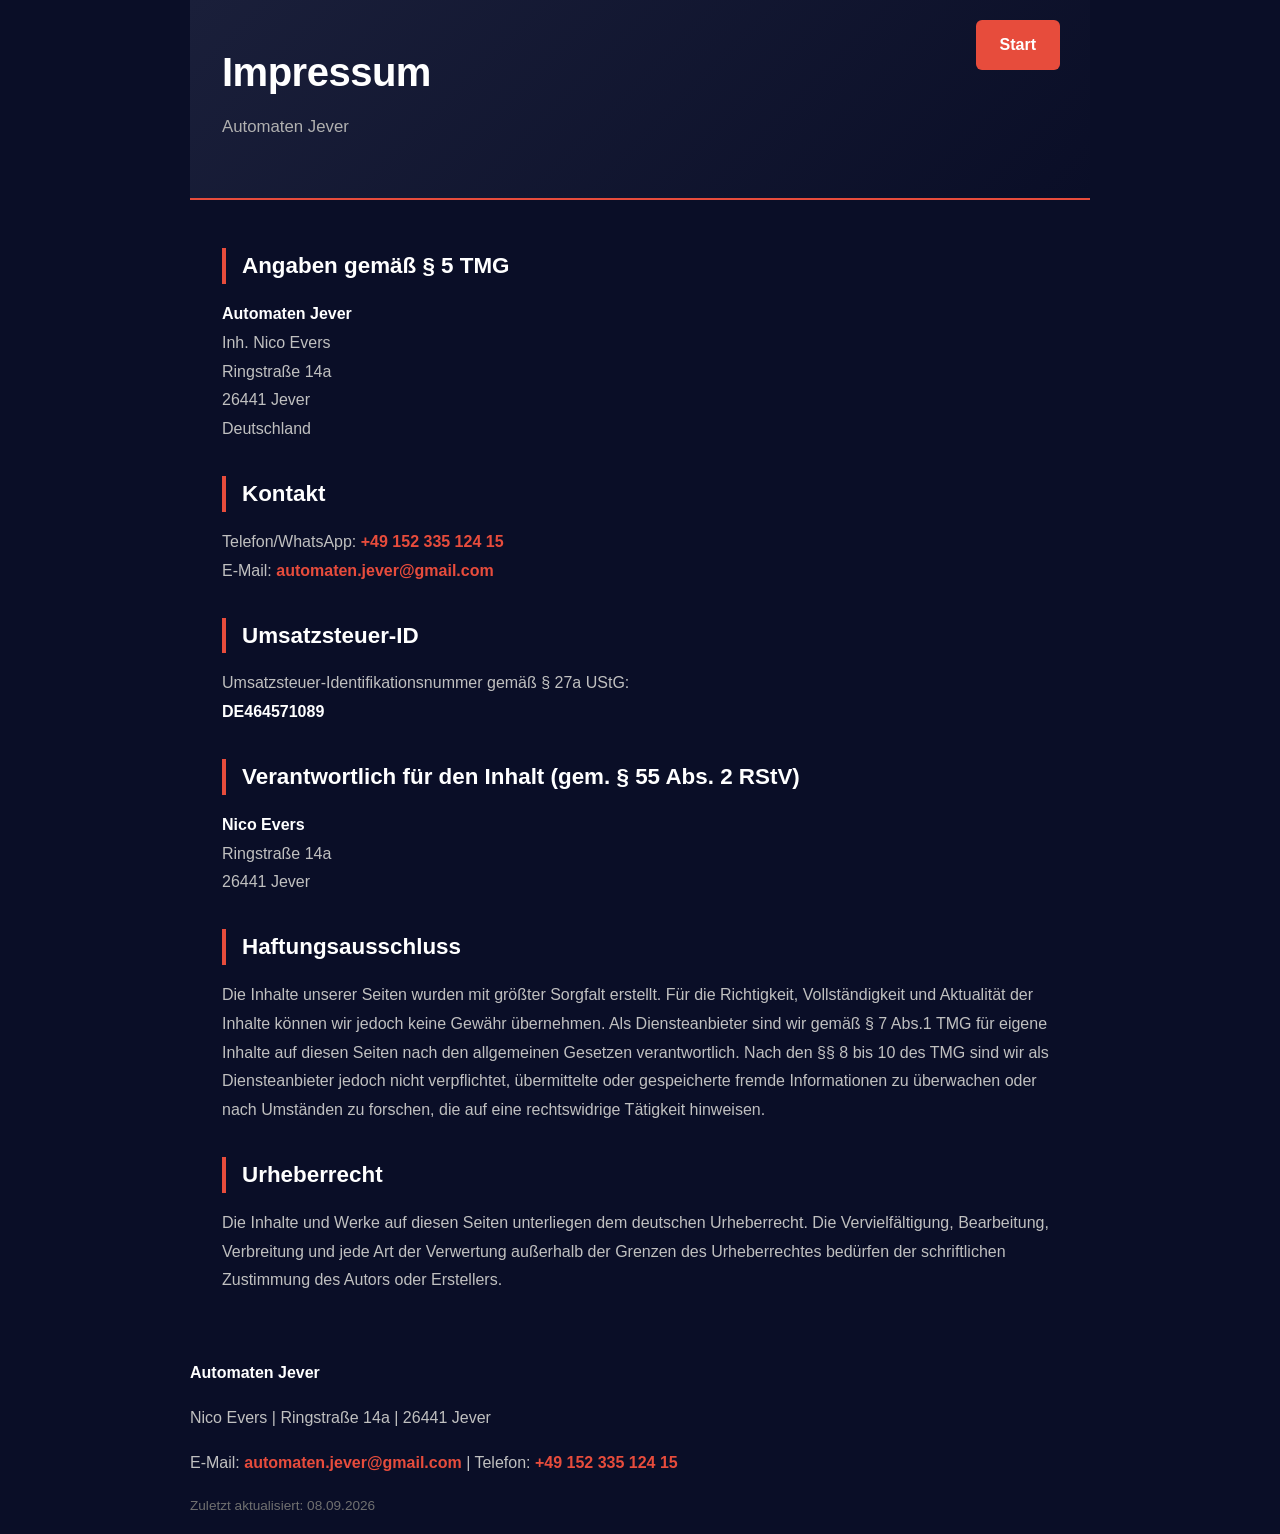
<file: impressum.html>
<!DOCTYPE html>
<html lang="de">
<head>
    <meta charset="UTF-8">
    <meta name="viewport" content="width=device-width, initial-scale=1.0">
    <title>Impressum - Automaten Jever</title>
    <style>
        * {
            margin: 0;
            padding: 0;
            box-sizing: border-box;
        }

        body {
            font-family: -apple-system, BlinkMacSystemFont, 'Segoe UI', Roboto, 'Helvetica Neue', Arial, sans-serif;
            font-size: 16px;
            line-height: 1.6;
            color: #e0e0e0;
            background: #0a0e27;
            min-height: 100vh;
            padding: 0;
        }

        .container {
            max-width: 900px;
            margin: 0 auto;
            min-height: 100vh;
            display: flex;
            flex-direction: column;
        }

        header {
            position: relative;
            background: linear-gradient(135deg, #1a1f3a 0%, #0a0e27 100%);
            padding: 2.5rem 2rem;
            border-bottom: 2px solid #e74c3c;
        }

        .start-button {
            position: absolute;
            right: 30px;
            top: 20px;
            background: #e74c3c;
            color: #ffffff;
            padding: 0.75rem 1.5rem;
            border-radius: 6px;
            text-decoration: none;
            font-weight: 700;
            transition: all 0.3s ease;
            border: none;
            cursor: pointer;
        }

        .start-button:hover {
            background: #ff6b6b;
            transform: translateY(-2px);
            box-shadow: 0 5px 15px rgba(231, 76, 60, 0.4);
        }

        header h1 {
            font-size: 2.5rem;
            color: #ffffff;
            margin-bottom: 0.5rem;
            font-weight: 700;
            letter-spacing: -0.5px;
        }

        header p {
            font-size: 1.05rem;
            color: #b0b0b0;
        }

        .content {
            flex: 1;
            padding: 3rem 2rem;
        }

        h2 {
            font-size: 1.4rem;
            color: #ffffff;
            margin-top: 2rem;
            margin-bottom: 1rem;
            border-left: 4px solid #e74c3c;
            padding-left: 1rem;
            font-weight: 700;
        }

        h2:first-of-type {
            margin-top: 0;
        }

        p {
            margin-bottom: 1rem;
            color: #c0c0c0;
            line-height: 1.8;
        }

        strong {
            color: #ffffff;
            font-weight: 700;
        }

        a {
            color: #e74c3c;
            text-decoration: none;
            font-weight: 600;
            transition: all 0.3s ease;
        }

        a:hover {
            color: #ff6b6b;
            text-decoration: underline;
        }

        .footer {
            background: linear-gradient(135deg, #1a1f3a 0%, #0f1329 100%);
            padding: 2rem;
            border-top: 2px solid #e74c3c;
            text-align: center;
            color: #909090;
            font-size: 0.9rem;
        }

        .footer p {
            margin: 0.5rem 0;
            color: #909090;
        }

        @media (max-width: 768px) {
            header h1 {
                font-size: 1.8rem;
            }

            h2 {
                font-size: 1.2rem;
            }

            .start-button {
                right: 20px;
                top: 15px;
                padding: 0.6rem 1.2rem;
                font-size: 0.9rem;
            }

            .content {
                padding: 1.5rem 1rem;
            }
        }
    </style>
</head>
<body>
    <div class="container">
        <header>
            <a class="start-button" href="index.html" aria-label="Startseite">Start</a>
            <h1>Impressum</h1>
            <p>Automaten Jever</p>
        </header>

        <div class="content">
            <h2>Angaben gemäß § 5 TMG</h2>
            <p>
                <strong>Automaten Jever</strong><br>
                Inh. Nico Evers<br>
                Ringstraße 14a<br>
                26441 Jever<br>
                Deutschland
            </p>

            <h2>Kontakt</h2>
            <p>
                Telefon/WhatsApp: <a href="tel:+4915233512415">+49 152 335 124 15</a><br>
                E-Mail: <a href="mailto:automaten.jever@gmail.com">automaten.jever@gmail.com</a>
            </p>

            <h2>Umsatzsteuer-ID</h2>
            <p>
                Umsatzsteuer-Identifikationsnummer gemäß § 27a UStG:<br>
                <strong>DE464571089</strong>
            </p>

            <h2>Verantwortlich für den Inhalt (gem. § 55 Abs. 2 RStV)</h2>
            <p>
                <strong>Nico Evers</strong><br>
                Ringstraße 14a<br>
                26441 Jever
            </p>

            <h2>Haftungsausschluss</h2>
            <p>
                Die Inhalte unserer Seiten wurden mit größter Sorgfalt erstellt. Für die Richtigkeit, Vollständigkeit und Aktualität der Inhalte können wir jedoch keine Gewähr übernehmen. Als Diensteanbieter sind wir gemäß § 7 Abs.1 TMG für eigene Inhalte auf diesen Seiten nach den allgemeinen Gesetzen verantwortlich. Nach den §§ 8 bis 10 des TMG sind wir als Diensteanbieter jedoch nicht verpflichtet, übermittelte oder gespeicherte fremde Informationen zu überwachen oder nach Umständen zu forschen, die auf eine rechtswidrige Tätigkeit hinweisen.
            </p>

            <h2>Urheberrecht</h2>
            <p>
                Die Inhalte und Werke auf diesen Seiten unterliegen dem deutschen Urheberrecht. Die Vervielfältigung, Bearbeitung, Verbreitung und jede Art der Verwertung außerhalb der Grenzen des Urheberrechtes bedürfen der schriftlichen Zustimmung des Autors oder Erstellers.
            </p>
        </div>

        <footer>
            <p><strong>Automaten Jever</strong></p>
            <p>Nico Evers | Ringstraße 14a | 26441 Jever</p>
            <p>E-Mail: <a href="mailto:automaten.jever@gmail.com">automaten.jever@gmail.com</a> | Telefon: <a href="tel:+4915233512415">+49 152 335 124 15</a></p>
            <p style="margin-top: 1rem; font-size: 0.85em; color: #707070;">Zuletzt aktualisiert: 08.09.2026</p>
        </footer>
    </div>
</body>
</html>
</file>
